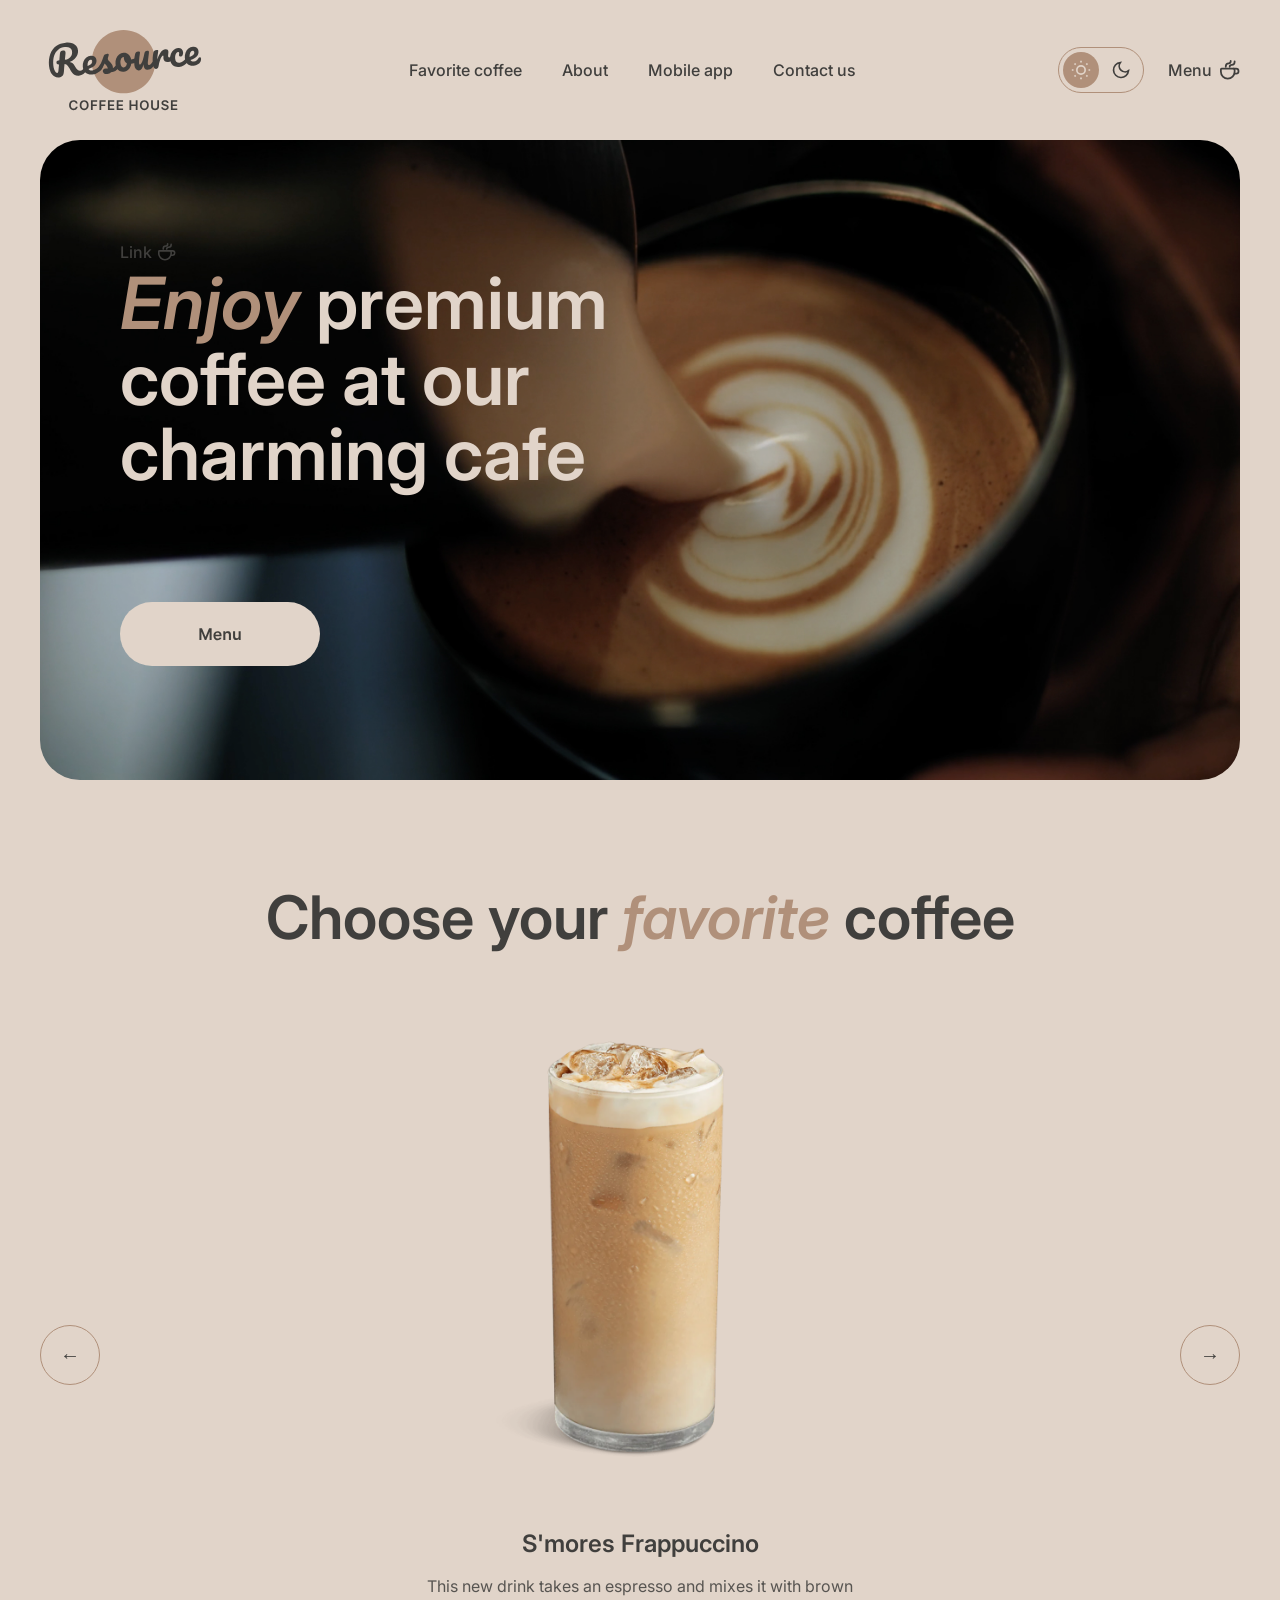
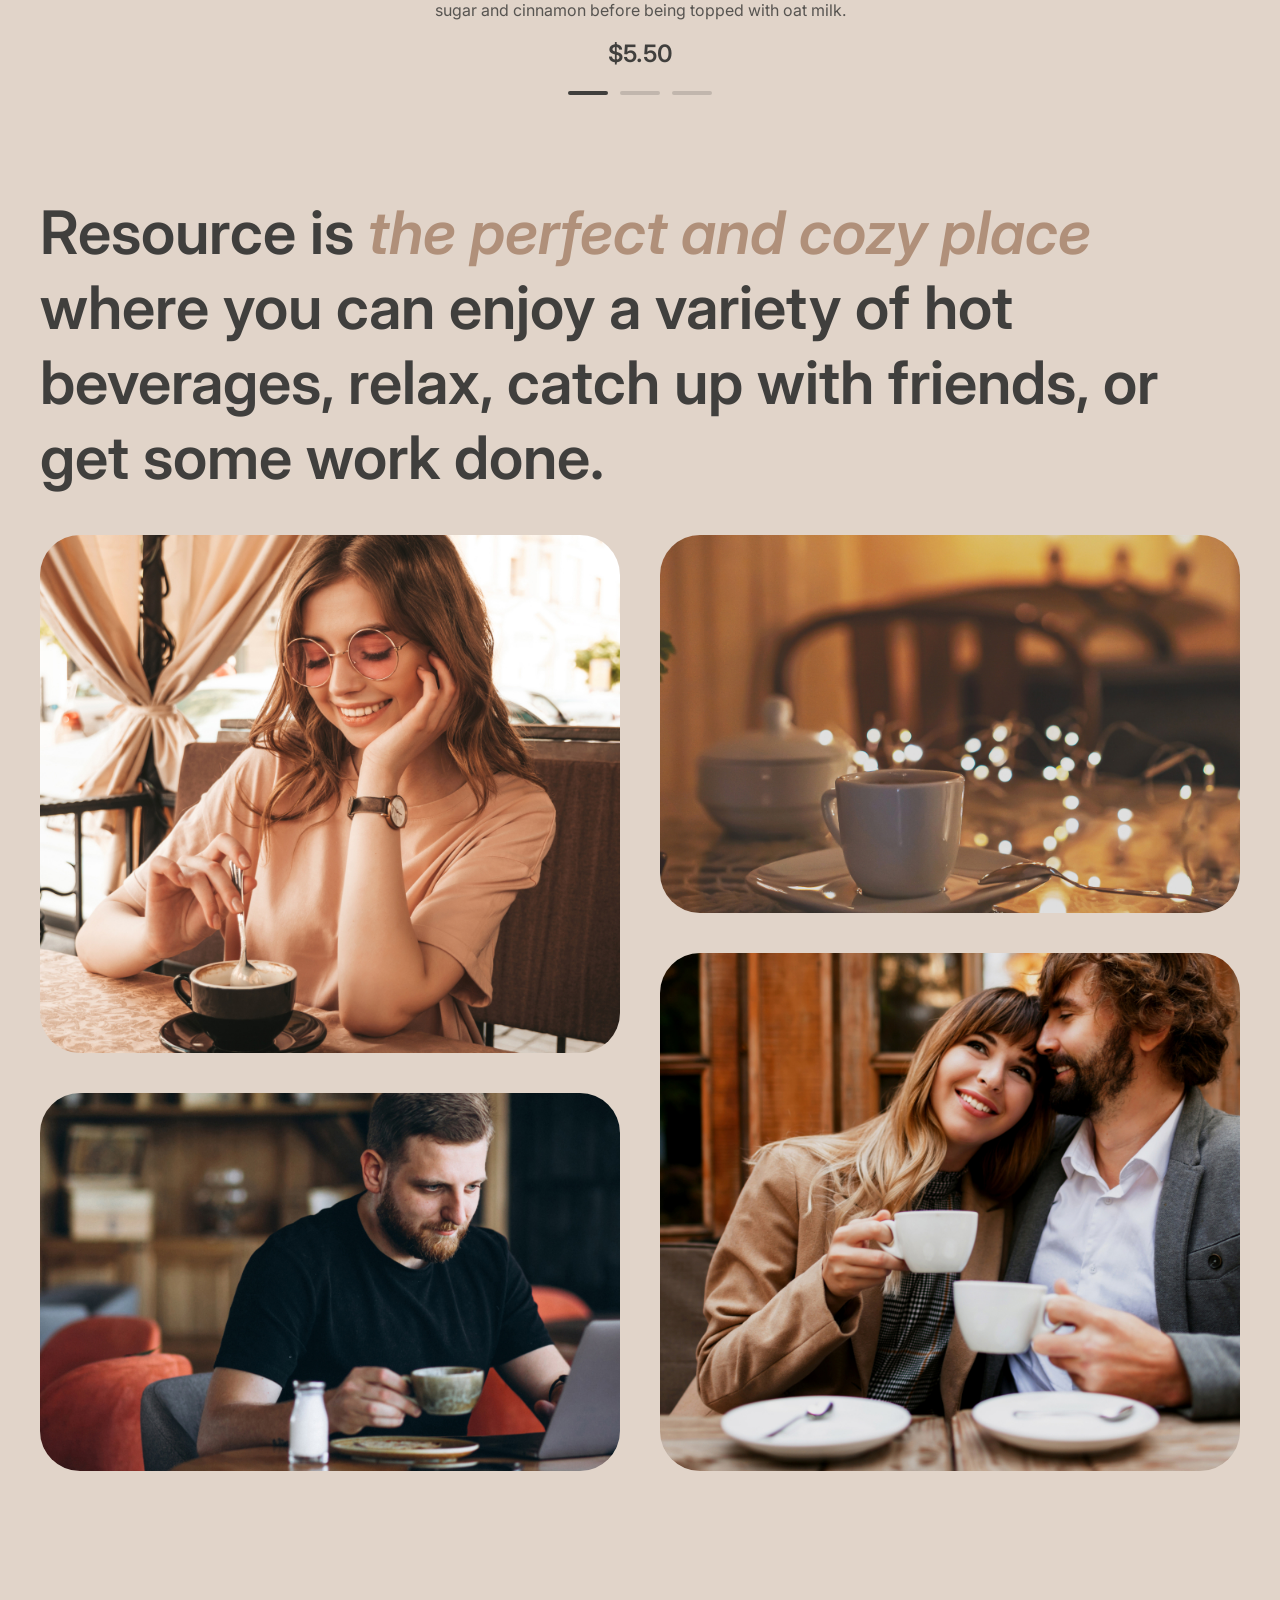
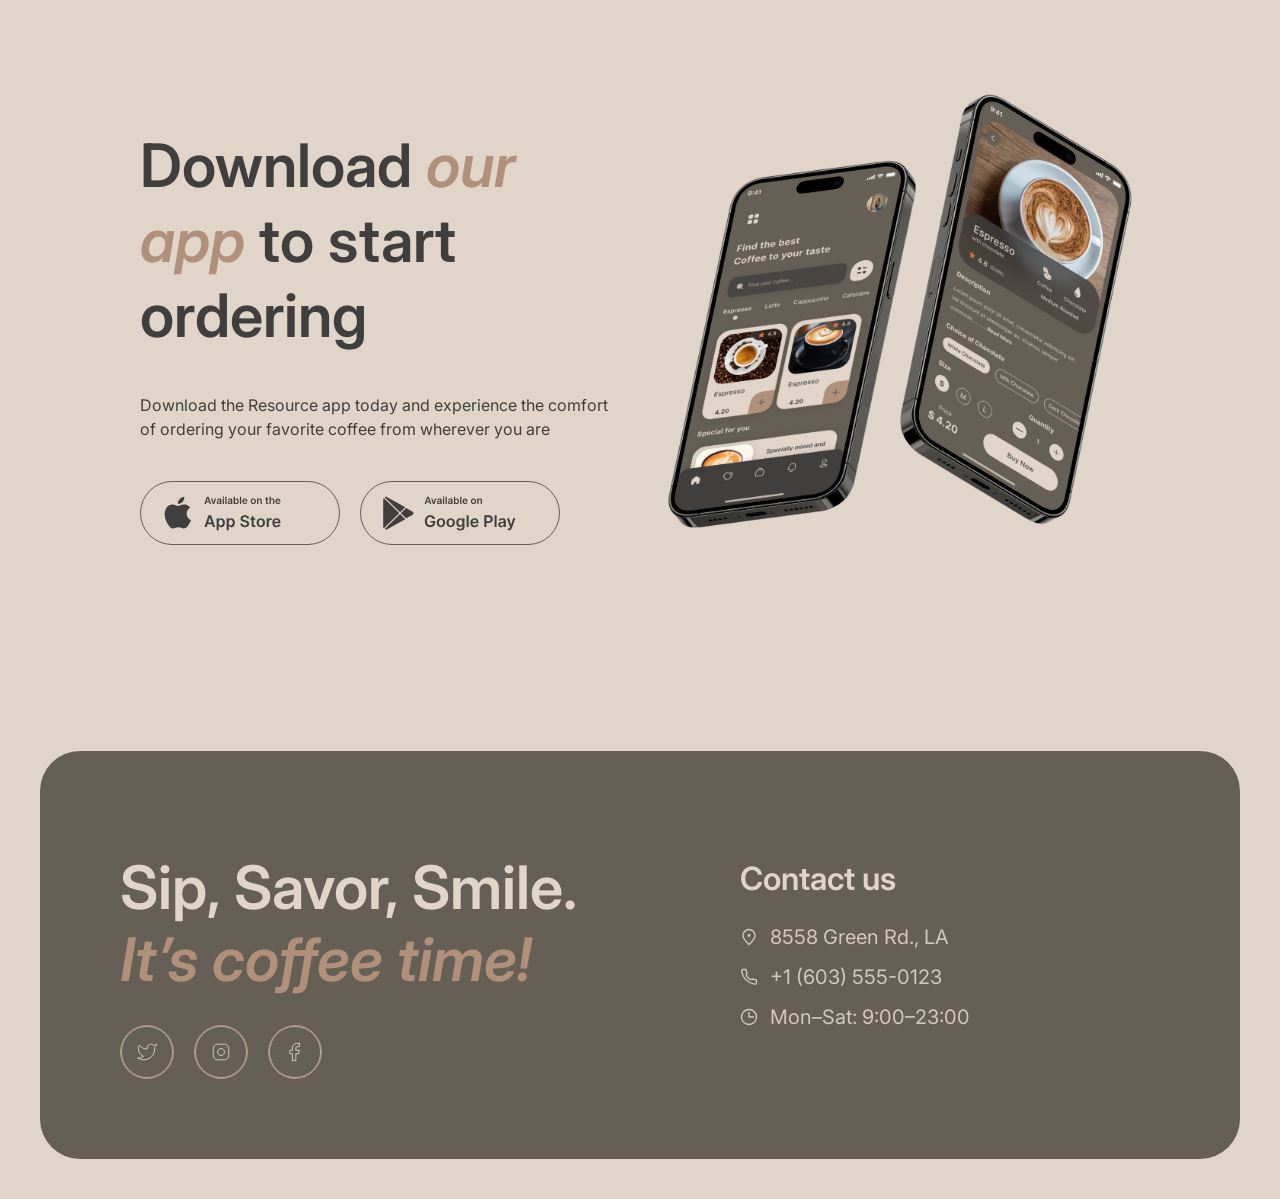
<file: index.html>
<!DOCTYPE html>
<html lang="ru">
<head>
    <meta charset="UTF-8">
    <meta name="viewport" content="width=device-width, initial-scale=1.0">
    <title>Resource Coffee House</title>
    <link rel="stylesheet" href="style.css">
</head>

<body>

    <!-- Шапка сайта -->
    <header class="header">
        <nav class="nav">
            <!-- Логотип-картинка -->
            <a href="#" class="logo">

                <img 
                    src="assets/icons/logo.svg"
                    class="logo-light"
                    alt="Resource Coffee House">

                <img 
                    src="assets/icons/logodark.svg"
                    class="logo-dark"
                    alt="Resource Coffee House">

            </a>
            
            <!-- Навигационное меню -->
            <ul class="nav-list">
                <li><a href="#favorite">Favorite coffee</a></li>
                <li><a href="#about">About</a></li>
                <li><a href="#mobile">Mobile app</a></li>
                <li><a href="#contact">Contact us</a></li>
            </ul>

    <!-- Правая часть: тема и кнопка меню -->
<div class="header-right">
    <!-- Переключатель темы (солнце и луна) -->
    <div class="theme-switch">
        <button class="theme-option active" aria-label="Light mode">
            <!-- Иконка солнца -->
            <svg width="20" height="20" viewBox="0 0 24 24" fill="none" stroke="currentColor" stroke-width="2"><circle cx="12" cy="12" r="5"/><path d="M12 1v2M12 21v2M4.22 4.22l1.42 1.42M18.36 18.36l1.42 1.42M1 12h2M21 12h2M4.22 19.78l1.42-1.42M18.36 5.64l1.42-1.42"/></svg>
        </button>
        <button class="theme-option" aria-label="Dark mode">
            <!-- Иконка луны -->
            <svg width="20" height="20" viewBox="0 0 24 24" fill="none" stroke="currentColor" stroke-width="2"><path d="M21 12.79A9 9 0 1 1 11.21 3 7 7 0 0 0 21 12.79z"/></svg>
        </button>
    </div>

    <!-- Кнопка меню с чашечкой -->
    <a href="menu.html" class="menu-link-btn">
        Menu
        <img src="assets/icons/Menu-cup.svg" alt="Cup" class="menu-icon">
    </a>
</div>
        </nav>
    </header>

        <!-- Главный экран (Hero) -->
        <main>
            <section class="hero">
                <div class="hero-content">

                    <!-- верхняя ссылка -->
                    <a href="#" class="hero-link-top">

                        <span>Link</span>

                        <img 
                            src="assets/icons/Menu-cup.svg"
                            alt=""
                        >

                    </a>

                    <h1>
                        <span class="accent">Enjoy</span> premium<br>
                        coffee at our<br>
                        charming cafe
                    </h1>


                    <!-- кнопка -->
                    <a href="menu.html" class="hero-btn">

                        <img 
                            src="assets/icons/menu-default.svg"
                            class="menu-default"
                            alt="Menu"
                        >

                        <img 
                            src="assets/icons/menu-hover.svg"
                            class="menu-hover"
                            alt="Menu"
                        >

                    </a>

                </div>
            </section>

    <!-- Секция выбора любимого кофе -->
<section class="favorite">
    <h2>Choose your <em class="accent">favorite</em> coffee</h2>

    <div class="slider-container">
        <!-- Кнопка «Назад» -->
        <button class="slider-btn prev" aria-label="Previous slide">&#8592;</button>

        <!-- Карточка напитка -->
        <div class="coffee-slider">

            <div class="coffee-card active">

                <img src="assets/images/coffee-slider-1.png" alt="S'mores Frappuccino">

                <h3>S'mores Frappuccino</h3>

                <p>
                    This new drink takes an espresso and mixes it with brown sugar and cinnamon before being topped with oat milk.
                </p>

            <div class="price">$5.50</div>

            </div>


            <div class="coffee-card">

                <img src="assets/images/coffee-slider-2.png" alt="Caramel Macchiato">

                    <h3>Caramel Macchiato</h3>

                    <p>
                    Fragrant and unique classic espresso with rich caramel-peanut syrup, with cream under whipped thick foam.
                    </p>

                <div class="price">$5.00</div>

            </div>


            <div class="coffee-card">

                <img src="assets/images/coffee-slider-3.png" alt="Ice coffee">

                    <h3>Ice coffee</h3>

                    <p>
                        A popular summer drink that tones and invigorates. Prepared from coffee, milk and ice.
                    </p>

                <div class="price">$4.50</div>

            </div>

                <!-- Индикаторы слайдера (3 полоски) -->
                <div class="slider-pagination">
                    <span class="bullet active"></span>
                    <span class="bullet"></span>
                    <span class="bullet"></span>
                </div>
            </div>
    
                <!-- Кнопка «Вперед» -->
                <button class="slider-btn next" aria-label="Next slide">&#8594;</button>
    </div>
</section>

        <!-- Секция «О нас» (About) -->
        <section class="about" id="about">
            <p class="about-text">
                Resource is <em>the perfect and cozy place</em> where you can enjoy a variety of hot beverages, relax, catch up with friends, or get some work done.
            </p>
            <div class="about-grid">

                <div class="about-column left-column">
                    <img src="assets/images/about-1.jpg" alt="">
                    <img src="assets/images/about-3.jpg" alt="">
                </div>

                <div class="about-column right-column">
                    <img src="assets/images/about-2.jpg" alt="">
                    <img src="assets/images/about-4.jpg" alt="">
                </div>

            </div>
        </section>

        <!-- Секция мобильного приложения (Mobile app) -->
        <section class="mobile-app" id="mobile">

            <div class="app-content">

                <div class="app-info">
                    <h2>
                        Download <em>our app</em> to start ordering
                    </h2>

                    <p>
                        Download the Resource app today and experience the comfort of ordering your favorite coffee from wherever you are
                    </p>

                   <div class="app-buttons">

                        <a href="#" class="store-btn">
                            <img src="assets/icons/AppState-default.svg" class="default" alt="App Store">
                            <img src="assets/icons/AppState-hover.svg" class="hover" alt="">
                        </a>

                        <a href="#" class="store-btn">
                            <img src="assets/icons/GoogleState-default.svg" class="default" alt="Google Play">
                            <img src="assets/icons/GoogleState-hover.svg" class="hover" alt="">
                        </a>

                    </div>
                </div>


                <div class="app-images">
                    <img src="assets/images/mobile-screens.png">
                </div>

            </div>

        </section>
    </main>
    
        <!-- Подвал сайта (Footer) -->
        <footer class="footer" id="contact">
            <div class="footer-left">
                <h2>Sip, Savor, Smile.</h2>
                <p class="footer-subtitle">It’s coffee time!</p>
                <div class="socials">
                    <a href="#" class="social-icon"><img src="assets/icons/Twitter.svg" alt="Twitter"></a>
                    <a href="#" class="social-icon"><img src="assets/icons/Instagram.svg" alt="Instagram"></a>
                    <a href="#" class="social-icon"><img src="assets/icons/Facebook.svg" alt="Facebook"></a>
                </div>
            </div>
            <div class="footer-right">

                <h3>Contact us</h3>

                 <p>
                    <img src="assets/icons/pin-alt.svg" alt="">
                    8558 Green Rd., LA
                </p>

                <p>
                    <img src="assets/icons/phone.svg" alt="">
                     +1 (603) 555-0123
                </p>

                <p>
                    <img src="assets/icons/clock.svg" alt="">
                    Mon–Sat: 9:00–23:00
                </p>

            </div>
        </footer>

    <script src="script.js"></script>

</body>
</html>
</file>
<file: style.css>
/* ==========================
   БАЗОВЫЕ НАСТРОЙКИ И ПЕРЕМЕННЫЕ
   ========================== */
@import url('https://fonts.googleapis.com/css2?family=Inter:wght@400;500;600&display=swap');

:root {
    --text-primary: #403F3D;
    --text-inverse: #E1D4C9;
    --accent-color: #B0907A;
    --bg-color: #E1D4C9;
    --card-bg: #665F55;
    --overlay-bg: rgba(64, 63, 61, 0.8);
    --border-primary: #C1B6AD;
    --border-inverse: #665F55;
    --footer-bg: #665F55;
    --footer-text: #E1D4C9;
}

.dark-theme {
    --text-primary: #E1D4C9;
    --text-inverse: #E1D4C9;
    --accent-color: #B0907A;
    --bg-color: #292826;
    --card-bg: #403F3D;
    --overlay-bg: rgba(41, 40, 38, 0.8);
    --border-primary: #665F55;
    --border-inverse: #C1B6AD;
    --footer-bg: #403F3D;
    --footer-text: #E1D4C9;
}

.logo-dark {
    display: none;
}

body.dark-theme .logo-light {
    display: none;
}

body.dark-theme .logo-dark {
    display: block;
}

*, *::before, *::after {
    box-sizing: border-box;
}

body {
    margin: 0;
    /* Сверху 20px (до шапки), по бокам 40px, снизу 40px (от футера до края) */
    padding: 20px 40px 40px 40px;
    background-color: var(--bg-color);
    color: var(--text-primary);
    font-family: 'Inter', sans-serif;
    font-size: 16px;
    font-weight: 400;
    line-height: 150%;
    transition: background-color 0.3s ease, color 0.3s ease;
}

/* Типографика */
h1, .heading-1 { font-size: 72px; font-weight: 600; line-height: 105%; }
h2, .heading-2 { font-size: 60px; font-weight: 600; line-height: 125%; }
h3, .heading-3 { font-size: 24px; font-weight: 600; line-height: 125%; }
h1 em, h2 em, .accent { font-style: italic; }

img {
    max-width: 100%;
    display: block;
}

/* ==========================
   ШАПКА (HEADER)
   ========================== */
.header {
    width: 100%;
    margin-bottom: 20px; /* 20px от шапки до Hero-блока */
    display: flex;
    justify-content: space-between;
    align-items: center;
}

.nav {
    width: 100%;
    display: flex;
    align-items: center;
    justify-content: space-between;
}

.logo img {
    height: 100px; 
}

/* Логотипы темы */

.logo-light {
    display: block;
}

.logo-dark {
    display: none;
}

body.dark-theme .logo-light {
    display: none;
}

body.dark-theme .logo-dark {
    display: block;
}

.nav-list {
    display: flex;
    gap: 40px;
    list-style: none;
    margin: 0;
    padding: 0;
}

.nav-list a {
    text-decoration: none;
    color: var(--text-primary);
    font-size: 16px;
    font-weight: 500;
    transition: color 0.2s ease;
}

.nav-list a:hover {
    color: var(--accent-color);
    text-decoration: underline;
}

.header-right {
    display: flex;
    align-items: center;
    gap: 24px;
}

/* Переключатель темы */
.theme-switch {
    display: flex;
    align-items: center;
    background: transparent;
    border: 1px solid var(--accent-color);
    border-radius: 30px;
    padding: 4px;
    gap: 4px;
}

.theme-option {
    background: none;
    border: none;
    cursor: pointer;
    width: 36px;
    height: 36px;
    border-radius: 50%;
    display: flex;
    align-items: center;
    justify-content: center;
    color: var(--text-primary);
    transition: background 0.2s ease, color 0.2s ease;
}

.theme-option.active {
    background-color: var(--accent-color);
    color: var(--bg-color);
}

/* Кнопка Меню в шапке */
.menu-link-btn {
    display: flex;
    align-items: center;
    gap: 8px;
    text-decoration: none;
    color: var(--text-primary);
    font-size: 16px;
    font-weight: 500;
    position: relative;
    transition: color 0.2s ease;
}

.menu-link-btn:hover {
    color: #403F3D;
}

.menu-link-btn::after {
    content: '';
    position: absolute;
    bottom: -4px;
    left: 0;
    width: 0;
    height: 2px;
    background-color: #403F3D;
    transition: width 0.3s ease;
}
.menu-link-btn:hover::after {
    width:100%;
}

.menu-icon {
    width: 20px;
    height: 20px;
    object-fit: contain;
}

/* ==========================
   ГЛАВНЫЙ БЛОК (HERO)
   ========================== */
.hero {
    position: relative;
    width: 100%;
    min-height: 640px;
    background-image: url('assets/images/img-hero.jpg');
    background-size: cover;
    background-position: center;
    border-radius: 40px;
    overflow: hidden;
    display: flex;
    align-items: center;
    padding: 0 80px;
    margin-bottom: 100px; /* Ровно 100px от Hero до следующего блока */
}

.hero::before {
    content: '';
    position: absolute;
    inset: 0;
    background-color: rgba(0, 0, 0, 0.1);
    z-index: 1;
}

.hero-content {
    position: absolute;

    left: px;
    top: 100px;

    display: flex;
    flex-direction: column;
    align-items: flex-start;

    z-index: 2;
}

.hero-content h1 {
    font-size: 72px;
    font-weight: 600;
    line-height: 105%;

    color: #E1D4C9;

    margin: 0px 0 110px;
}

.hero-content h1 .accent {
    color: var(--accent-color);
    font-style: italic;
}

.hero-subtitle {
    display: inline-flex;
    align-items: center;
    gap: 6px;

    margin-bottom: 1px;

    font-size: 16px;
}

.hero-title {
    font-size: 60px;
    line-height: 1.05;
    font-weight: 600;
    margin: 0 0 40px 0;
}

/* Hero Menu button */
.hero-btn {
    display: block;

    width: 200px;
    height: 64px;

}

.hero-btn .menu-hover {
    display: none;
}

.hero-btn:hover .menu-default {
    display: none;
}

.hero-btn:hover .menu-hover {
    display: block;
}

/* ==========================
   ОСТАЛЬНЫЕ СЕКЦИИ (.favorite, .about, .mobile-app)
   ========================== */
.favorite,
.about,
.mobile-app {
    width: 100%;
    margin-bottom: 100px; /* Строго 100px между всеми блоками */
}

/* ==========================
   MOBILE APP SECTION
   ========================== */

.mobile-app {
    background-color: var(--container-bg);
    border-radius: 40px;
    padding: 100px;
}


.app-content {
    display: flex;
    align-items: center;
    justify-content: space-between;
    gap: 40px;
}


/* Левая часть */

.app-info {
    width: 50%;
}


.app-info h2 {
    font-size: 60px;
    line-height: 125%;
    font-weight: 600;
    margin-bottom: 40px;
}


.app-info h2 em {
    font-style: italic;
    color: var(--accent-color);
}


.app-info p {
    margin-bottom: 40px;
    max-width: 600px;
}


/* Кнопки */

.app-buttons {
    display: flex;
    gap: 20px;
}


.store-btn {
    display: block;
}

.store-btn .hover {
    display: none;
}


.store-btn:hover .default {
    display: none;
}


.store-btn:hover .hover {
    display: block;
}


/* Правая часть */

.app-images {
    width: 50%;
    display: flex;
    justify-content: flex-end;
}


.app-images img {
    width: 100%;
    max-width: 600px;
    height: auto;
}

/* ==========================
   ПОДВАЛ (FOOTER)
   ========================== */
.footer {
    width: 100%;
    background-color: var(--footer-bg);
    color: var(--footer-text);
    border-radius: 40px;
    padding: 80px;
    display: flex;
    justify-content: flex-start;
    gap: 100px;
    margin-bottom: 0; /* Отступ снизу до края экрана (40px) уже задан в body.padding */
}

.footer-left {
    width: 50%;
}

.footer-left h2 {
   font-size: 60px;
    font-weight: 600;
    line-height: 20%;
    margin-bottom: 10px;
}

.footer-subtitle {
    font-size: 60px;
    font-weight: 600;
    line-height: 20%;
    font-style: italic;
    color: var(--accent-color);
}

.footer-right p {
    display: flex;
    align-items: center;
    gap: 12px;
}


.footer-right img {
    width: 18px;
    height: 18px;
}

.socials {
    display: flex;
    gap: 20px;
}

.social-icon {
    width: 54px;
    height: 54px;
    border: 1px solid var(--accent-color);
    border-radius: 50%;
    display: flex;
    align-items: center;
    justify-content: center;
    transition: background-color 0.2s ease;
}

.social-icon:hover {
    background-color: var(--accent-color);
}

.footer-right {
    width: 30%;
}

.footer-right h3 {
    font-size: 32px;
    font-weight: 600;
    line-height: 100%;
    margin-bottom: 32px;
}

.footer-right p {
    font-size: 20px;
    font-weight: 400;
    line-height: 100%;
    display: flex;
    align-items: center;
    gap: 12px;
    margin-bottom: 20px;
    opacity: 0.9;
}

/* Верхняя ссылка в Hero-блоке Link (ведет себя как кнопка Menu в шапке с подчеркиванием) */
.hero-link-top {

    display: inline-flex;
    align-items: center;
    gap: 6px;

    color: #403F3D;

    font-size: 16px;
    font-weight: 500;

    text-decoration: none;
    margin-bottom: 1px;
    position: relative;
}


.hero-link-top img {

    width: 18px;
    height: 18px;

}


.hero-link-top::after {

    content: "";

    position: absolute;

    left: 0;
    bottom: -5px;

    width: 0;
    height: 2px;

    background-color: #403F3D;

    transition: width .3s ease;

}


.hero-link-top:hover::after {

    width: 100%;

}


.hero-link-top:hover {

    color: #403F3D;

}

/* Hero Menu button */

.hero-btn {
    display: block;

    width: 200px;
    height: 64px;

    position: relative;
}


.hero-btn img {
    position: absolute;

    width: 200px;
    height: 64px;

    left: 0;
    top: 0;
}


.menu-hover {
    opacity: 0;
    transition: opacity .25s ease;
}


.hero-btn:hover .menu-default {
    opacity: 0;
}


.hero-btn:hover .menu-hover {
    opacity: 1;
}
/* ==========================
   СЕКЦИЯ FAVORITE COFFEE (ФЛЕКС-СЛАЙДЕР)
   ========================== */
.favorite {
    text-align: center;
}

.favorite h2 {
    font-size: 60px;
    font-weight: 600;
    line-height: 125%;
    margin-bottom: 60px;
    color: var(--text-primary);
}

.favorite h2 .accent {
    font-style: italic;
    color: var(--accent-color);
}

/* Выстраиваем кнопки и карточку в ряд по центру */
.slider-container {
    position: relative;
    display: flex;
    align-items: center;
    justify-content: center;
    width: 100%;
    margin: 0 auto;
}

/* Карточка напитка */
.coffee-slider {
    position: relative;
    width: 100%;
    max-width: 500px;
}


.coffee-card {
    display: none;

    flex-direction: column;
    align-items: center;
    text-align: center;
    width: 100%;
}


.coffee-card.active {
    display: flex;
}

.coffee-card img {
    height: 460px;
    max-width: 100%;
    object-fit: contain;
    margin-bottom: 30px;
}

.coffee-card h3 {
    font-size: 24px;
    font-weight: 600;
    margin-bottom: 15px;
    color: var(--text-primary);
}

.coffee-card p {
    font-size: 16px;
    line-height: 150%;
    max-width: 440px;
    margin: 0 auto 20px auto;
    opacity: 0.85;
    color: var(--text-primary);
}

.coffee-card .price {
    font-size: 24px;
    font-weight: 600;
    color: var(--text-primary);
    margin-bottom: 25px;
}

/* Кнопки слайдера  */
.slider-btn {
    position: absolute;
    top: 50%;
    transform: translateY(-50%);

    width: 60px;
    height: 60px;

    background: transparent;
    border: 1px solid var(--accent-color);
    border-radius: 50%;

    cursor: pointer;

    display: flex;
    align-items: center;
    justify-content: center;

    font-size: 20px;
    color: var(--text-primary);

    transition: background-color 0.2s ease, color 0.2s ease;
}

.slider-btn.prev {
    left: 0;
}

.slider-btn.next {
    right: 0;
}

.slider-btn:hover {
    background-color: var(--accent-color);
    color: var(--bg-color);
}

/* Индикаторы слайдера (3 полоски внизу) */
.slider-pagination {
    display: flex;
    gap: 12px;
    justify-content: center;
    align-items: center;
}

.slider-pagination .bullet {
    width: 40px;
    height: 4px;
    background-color: var(--border-primary);
    border-radius: 2px;
    transition: background-color 0.3s ease;
}

.slider-pagination .bullet.active {
    background-color: var(--text-primary);
}

/* ==========================
   ABOUT SECTION
   ========================== */

.about {
    width: 100%;
    margin-bottom: 100px;
}


/* Текст блока */

.about-text {
    font-size: 60px;
    font-weight: 600;
    line-height: 125%;
    margin: 0 0 40px 0;
    color: var(--text-primary);
}


.about-text em {
    font-style: italic;
    color: var(--accent-color);
}


/* Галерея */

.about-grid {
    display: grid;
    grid-template-columns: repeat(2, 1fr);
    gap: 40px;
}


/* Каждая колонка отдельно */

.about-column {
    display: flex;
    flex-direction: column;
    gap: 40px;
}


/* Фото */

.about-column img {
    width: 100%;
    object-fit: cover;
    border-radius: 40px;
}


/* Левая колонка */

.left-column img:first-child {
    aspect-ratio: 660 / 590;
}

.left-column img:last-child {
    aspect-ratio: 660 / 430;
}


/* Правая колонка */

.right-column {
    padding-top: 0;
}

.right-column img:first-child {
    aspect-ratio: 660 / 430;
}

.right-column img:last-child {
    aspect-ratio: 660 / 590;
}

/* Адаптивность для мобильных устройств */
@media (max-width: 768px) {

    .slider-btn { /* Слайдер 2 блок */
        width: 40px;
        height: 40px;
        font-size: 16px;
    }
    .coffee-card img { /* Картинка напитка на слайдере 2 блок */
        height: 320px;
    }
}

@media (max-width: 768px) { /* Заголовок блок 2 */

    .about-text {
        font-size: 32px;
    }


    .about-grid { /* Меняет 2 колонки */
    grid-template-columns: 1fr;
    gap: 20px;
}

.about-column { /* Расстояние между фото */
    gap: 20px;
}

.about-column img { /* Радиус */
    border-radius: 24px;
}

}

/* ==========================
   АДАПТИВНОСТЬ (МОБИЛЬНЫЕ)
   ========================== */
@media (max-width: 768px) {
    body {
        padding: 10px 20px 20px 20px;
    }
    
    .nav-list {
        display: none; /* На мобилках скрываем десктопное меню */
    }

    .hero-title {
        font-size: 42px;
    }

    .footer {
        flex-direction: column;
        padding: 40px 20px;
    }
}

/* ==========================
   MENU PAGE страница
========================== */
/* Заголовок меню */

.menu-header {
    text-align: center;
    margin-bottom: 40px;
}


.menu-header h1 {
    font-size: 60px;
    font-weight: 600;
    line-height: 125%;
    color: var(--text-primary);
    max-width: 900px;
    margin: 0 auto 40px;
}


.menu-header h1 em {
    font-style: italic;
    color: var(--accent-color);
}


/* Кнопки категорий */

.category-buttons {
    display: flex;
    justify-content: center;
    gap: 12px;
}


.cat-btn {
    display: flex;
    align-items: center;
    gap: 8px;

    border: 1px solid var(--border-primary);
    background: transparent;
    color: var(--text-primary);

    padding: 8px 16px;
    border-radius: 100px;

    font-size: 16px;
    font-weight: 600;

    cursor: pointer;

    transition: 0.3s ease;
}

/* Иконки категорий */
.cat-btn img {
    width: 18px;
    height: 18px;
    object-fit: contain;
}


.cat-btn.active {
    background-color: var(--footer-bg);
    color: var(--footer-text);
}


.cat-btn:hover {
    background-color: var(--footer-bg);
    color: var(--footer-text);
}

/* Переключение категорий меню */

.category-section {
    display: none;
}

.category-section.active-category {
    display: block;
}

 /* =========================
   PRODUCT MODAL
========================= */

.modal {
    display: none;

    position: fixed;
    inset: 0;

    background: rgba(0,0,0,0.55);

    justify-content: center;
    align-items: center;

    z-index: 1000;

    padding: 20px;
}


.modal.active {
    display: flex;
}



.modal-content {

    width: 800px;
    min-height: 504px;

    background: var(--bg-color);

    border-radius: 30px;

    padding: 24px;

    display: flex;

    gap: 32px;

    box-sizing: border-box;

}



/* Фото */

.modal-image {

    width: 310px;
    height: 310px;

    flex-shrink: 0;

    object-fit: cover;

    border-radius: 24px;

}



/* Правая часть */

.modal-info {

    flex: 1;

    display: flex;

    flex-direction: column;

    min-width: 0;

}



/* Заголовок */

.modal-title {

    font-size: 24px;

    font-weight: 600;

    margin: 0 0 16px;

}



/* Описание */

.modal-description {

    font-size: 16px;

    line-height: 1.4;

    margin-bottom: 24px;

}



/* Заголовки Size/Additives */

.modal-option h4 {

    font-size: 16px;

    font-weight: 400;

    margin: 0 0 12px;

}



/* кнопки выбора */

.option-buttons {

    display: flex;

    gap: 8px;

    flex-wrap: wrap;

}


.option-buttons button {

    height: 44px;

    padding: 0 20px;

    border-radius: 100px;

    border: 1px solid var(--border-primary);

    background: transparent;

    font-size: 16px;

}



.modal-total {

    display: flex;

    justify-content: space-between;

    align-items: center;

    margin-top: 32px;

    padding-top: 24px;

    border-top: 1px solid var(--border-primary);

}

.modal-note {

    display: flex;

    gap: 12px;

    margin-top: 16px;

    font-size: 10px;

    line-height: 140%;

    color: var(--text-primary);

}


.modal-total span,
.modal-price {

    font-size: 24px;

    font-weight: 600;

}



/* Close */

.modal-close {

    width: 438px;
    max-width: 100%;

    height: 44px;

    margin-top: 24px;

    align-self: center;


    border-radius: 100px;

    border: 1px solid var(--border-primary);

    background: transparent;

    font-size: 16px;

    cursor: pointer;

}



/* Адаптив */

@media (max-width: 850px) {

    .modal-content {

        flex-direction: column;

        align-items: center;

        width: 100%;

        max-height: 90vh;

        overflow-y: auto;

    }


    .modal-image {

        width: 280px;

        height: 280px;

    }


    .modal-close {

        position: static;

        transform: none;

        margin-top: 24px;

    }


    .modal-total {

        margin-bottom: 20px;

    }

}
/* ==========================
   MENU CATALOG
========================== */

.menu-catalog {
    width: 100%;
}


.catalog-grid {
    display: grid;
    grid-template-columns: repeat(4, 1fr);
    gap: 30px;
}


/* Карточка */

.menu-card {
    border: 1px solid rgba(90, 80, 70, 0.2);
    border-radius: 30px;
    overflow: hidden;
    background: transparent;
}


/* Фото */

.menu-card img {
    width: 100%;
    aspect-ratio: 1 / 1;
    object-fit: cover;
    display: block;
    border-radius: 30px;
}


/* Текст внутри */

.card-info {
    padding: 16px;
}


.card-info h3 {
    font-size: 24px;
    font-weight: 600;
    margin-bottom: 12px;
}


.card-info p {
    font-size: 16px;
    line-height: 150%;
    margin-bottom: 20px;
}


.price {
    font-size: 20px;
    font-weight: 600;
}

/* Отступ перед footer */

.menu-catalog {
    margin-bottom: 100px;
}
</file>
